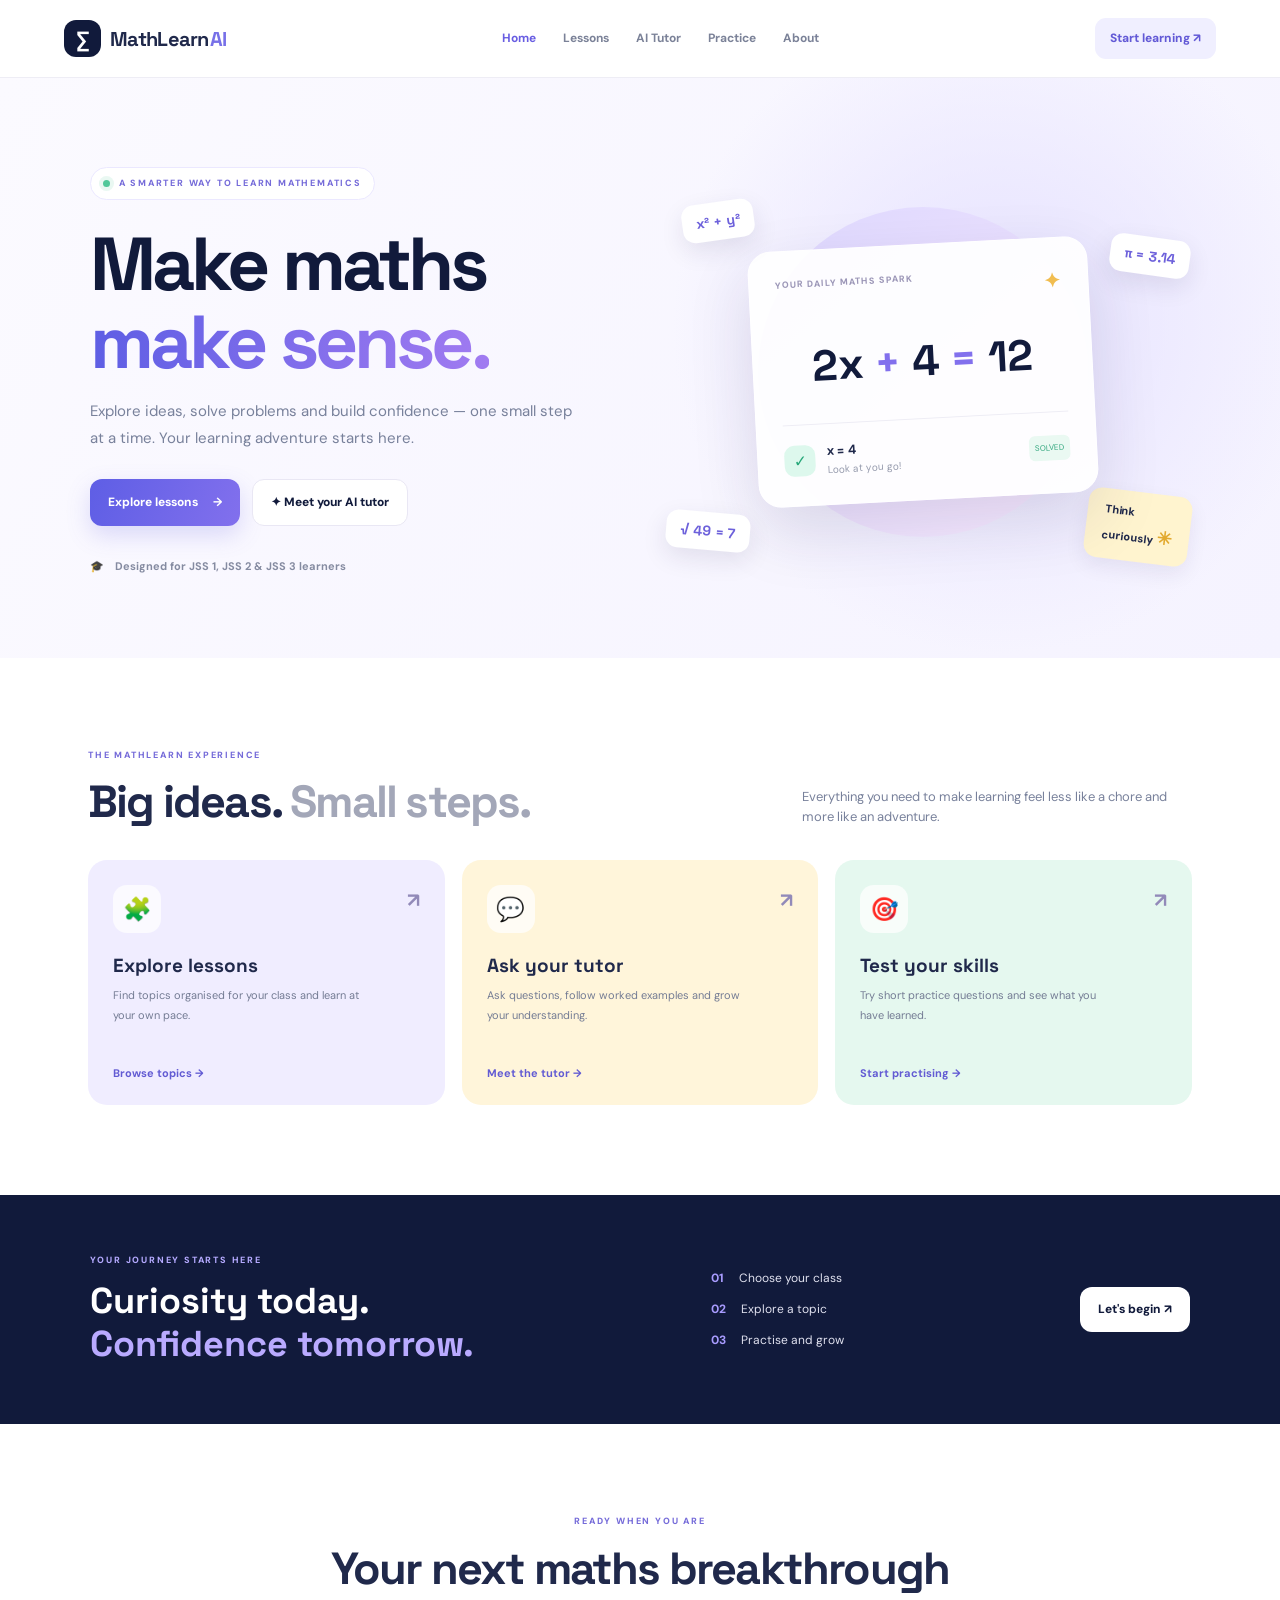
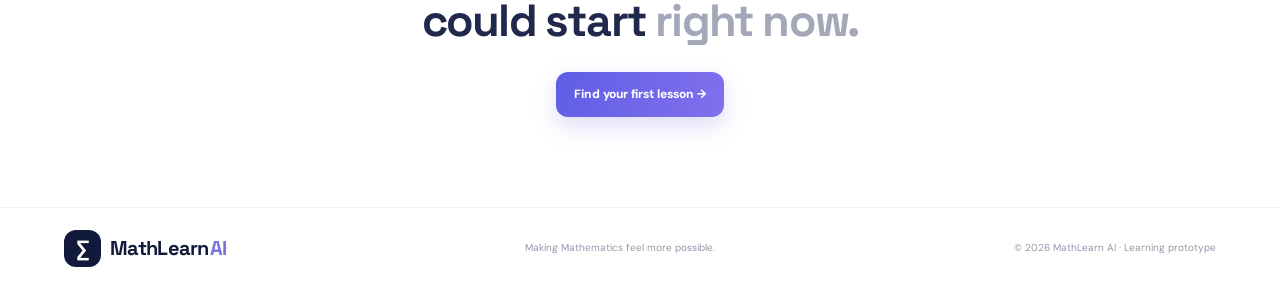
<file: index.html>
<!doctype html>
<html lang="en"><head><meta charset="utf-8"><meta name="viewport" content="width=device-width,initial-scale=1"><meta name="theme-color" content="#111a3b"><title>MathLearn AI | Learn beyond limits</title><link rel="preconnect" href="https://fonts.googleapis.com"><link href="https://fonts.googleapis.com/css2?family=DM+Sans:wght@400;500;600;700;800&family=Space+Grotesk:wght@400;500;600;700&display=swap" rel="stylesheet"><link rel="stylesheet" href="styles.css"></head>
<body>
<header class="topbar"><a class="logo" href="index.html"><span class="logo-icon">∑</span> MathLearn<span>AI</span></a><button class="menu-toggle" aria-label="Toggle menu">☰</button><nav class="nav"><a class="active" href="index.html">Home</a><a href="lessons.html">Lessons</a><a href="tutor.html">AI Tutor</a><a href="practice.html">Practice</a><a href="about.html">About</a></nav><a class="nav-cta" href="lessons.html">Start learning ↗</a></header>
<main>
<section class="hero"><div class="hero-copy"><div class="eyebrow"><i></i> A SMARTER WAY TO LEARN MATHEMATICS</div><h1>Make maths<br><em>make sense.</em></h1><p>Explore ideas, solve problems and build confidence — one small step at a time. Your learning adventure starts here.</p><div class="actions"><a class="btn primary" href="lessons.html">Explore lessons <b>→</b></a><a class="btn secondary" href="tutor.html">✦ Meet your AI tutor</a></div><div class="hero-note"><span>🎓</span> Designed for JSS 1, JSS 2 & JSS 3 learners</div></div>
<div class="hero-art"><div class="orb"></div><div class="math-float f1">x² + y²</div><div class="math-float f2">π = 3.14</div><div class="math-float f3">√ 49 = 7</div><div class="hero-card"><div class="card-head"><span>YOUR DAILY MATHS SPARK</span><b>✦</b></div><div class="equation">2x <i>+</i> 4 <i>=</i> 12</div><div class="divider"></div><div class="solved"><span>✓</span><div><strong>x = 4</strong><small>Look at you go!</small></div><label>SOLVED</label></div></div><div class="sticker">Think<br>curiously <b>✳</b></div></div></section>
<section class="section"><div class="section-label">THE MATHLEARN EXPERIENCE</div><div class="section-title"><h2>Big ideas. <span>Small steps.</span></h2><p>Everything you need to make learning feel less like a chore and more like an adventure.</p></div><div class="feature-grid"><a class="feature purple" href="lessons.html"><span class="feature-icon">🧩</span><b class="arrow">↗</b><h3>Explore lessons</h3><p>Find topics organised for your class and learn at your own pace.</p><strong>Browse topics →</strong></a><a class="feature yellow" href="tutor.html"><span class="feature-icon">💬</span><b class="arrow">↗</b><h3>Ask your tutor</h3><p>Ask questions, follow worked examples and grow your understanding.</p><strong>Meet the tutor →</strong></a><a class="feature mint" href="practice.html"><span class="feature-icon">🎯</span><b class="arrow">↗</b><h3>Test your skills</h3><p>Try short practice questions and see what you have learned.</p><strong>Start practising →</strong></a></div></section>
<section class="banner"><div><div class="section-label light">YOUR JOURNEY STARTS HERE</div><h2>Curiosity today.<br><span>Confidence tomorrow.</span></h2></div><div class="steps"><p><b>01</b> Choose your class</p><p><b>02</b> Explore a topic</p><p><b>03</b> Practise and grow</p></div><a class="btn white" href="lessons.html">Let's begin ↗</a></section>
<section class="closing"><div class="section-label">READY WHEN YOU ARE</div><h2>Your next maths breakthrough<br>could start <span>right now.</span></h2><a class="btn primary" href="lessons.html">Find your first lesson →</a></section>
</main><footer><a class="logo" href="index.html"><span class="logo-icon">∑</span> MathLearn<span>AI</span></a><span>Making Mathematics feel more possible.</span><small>© 2026 MathLearn AI · Learning prototype</small></footer><script src="app.js"></script></body></html>
</file>
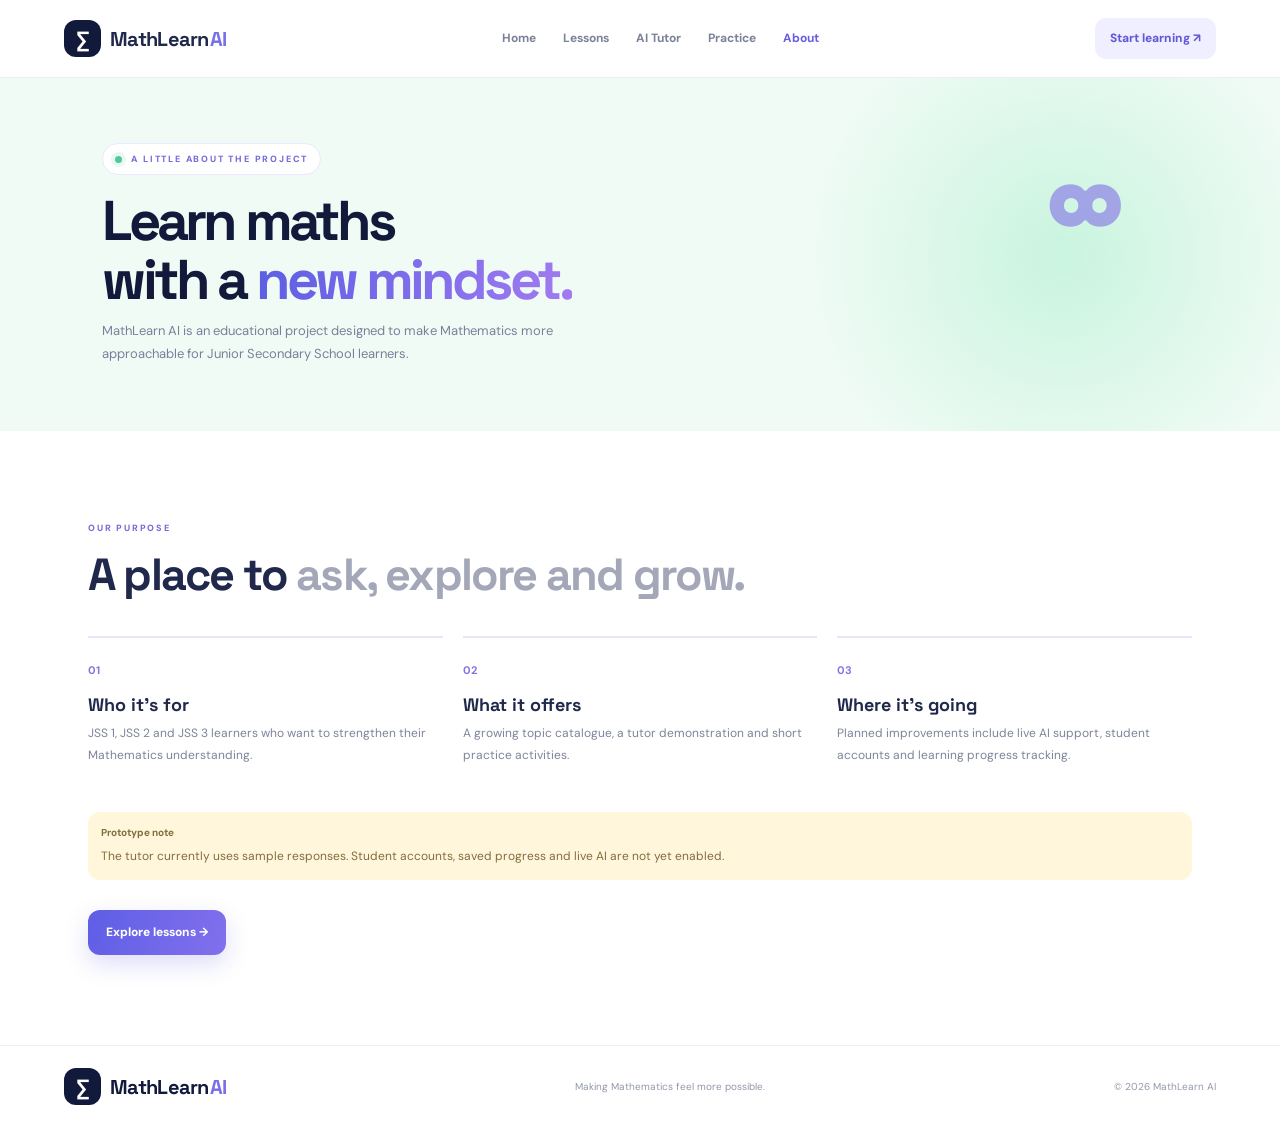
<file: about.html>
<!doctype html><html lang="en"><head><meta charset="utf-8"><meta name="viewport" content="width=device-width,initial-scale=1"><title>About | MathLearn AI</title><link href="https://fonts.googleapis.com/css2?family=DM+Sans:wght@400;500;600;700;800&family=Space+Grotesk:wght@400;500;600;700&display=swap" rel="stylesheet"><link rel="stylesheet" href="styles.css"></head><body><header class="topbar"><a class="logo" href="index.html"><span class="logo-icon">∑</span> MathLearn<span>AI</span></a><button class="menu-toggle">☰</button><nav class="nav"><a href="index.html">Home</a><a href="lessons.html">Lessons</a><a href="tutor.html">AI Tutor</a><a href="practice.html">Practice</a><a class="active" href="about.html">About</a></nav><a class="nav-cta" href="lessons.html">Start learning ↗</a></header><main><section class="page-hero mint"><div class="eyebrow"><i></i> A LITTLE ABOUT THE PROJECT</div><h1>Learn maths<br>with a <em>new mindset.</em></h1><p>MathLearn AI is an educational project designed to make Mathematics more approachable for Junior Secondary School learners.</p><div class="hero-symbol">∞</div></section><section class="section"><div class="section-label">OUR PURPOSE</div><h2 class="about-heading">A place to <span>ask, explore and grow.</span></h2><div class="about-grid"><article><b>01</b><h3>Who it's for</h3><p>JSS 1, JSS 2 and JSS 3 learners who want to strengthen their Mathematics understanding.</p></article><article><b>02</b><h3>What it offers</h3><p>A growing topic catalogue, a tutor demonstration and short practice activities.</p></article><article><b>03</b><h3>Where it's going</h3><p>Planned improvements include live AI support, student accounts and learning progress tracking.</p></article></div><div class="notice project-notice"><b>Prototype note</b><p>The tutor currently uses sample responses. Student accounts, saved progress and live AI are not yet enabled.</p></div><a class="btn primary" href="lessons.html">Explore lessons →</a></section></main><footer><a class="logo" href="index.html"><span class="logo-icon">∑</span> MathLearn<span>AI</span></a><span>Making Mathematics feel more possible.</span><small>© 2026 MathLearn AI</small></footer><script src="app.js"></script></body></html>
</file>
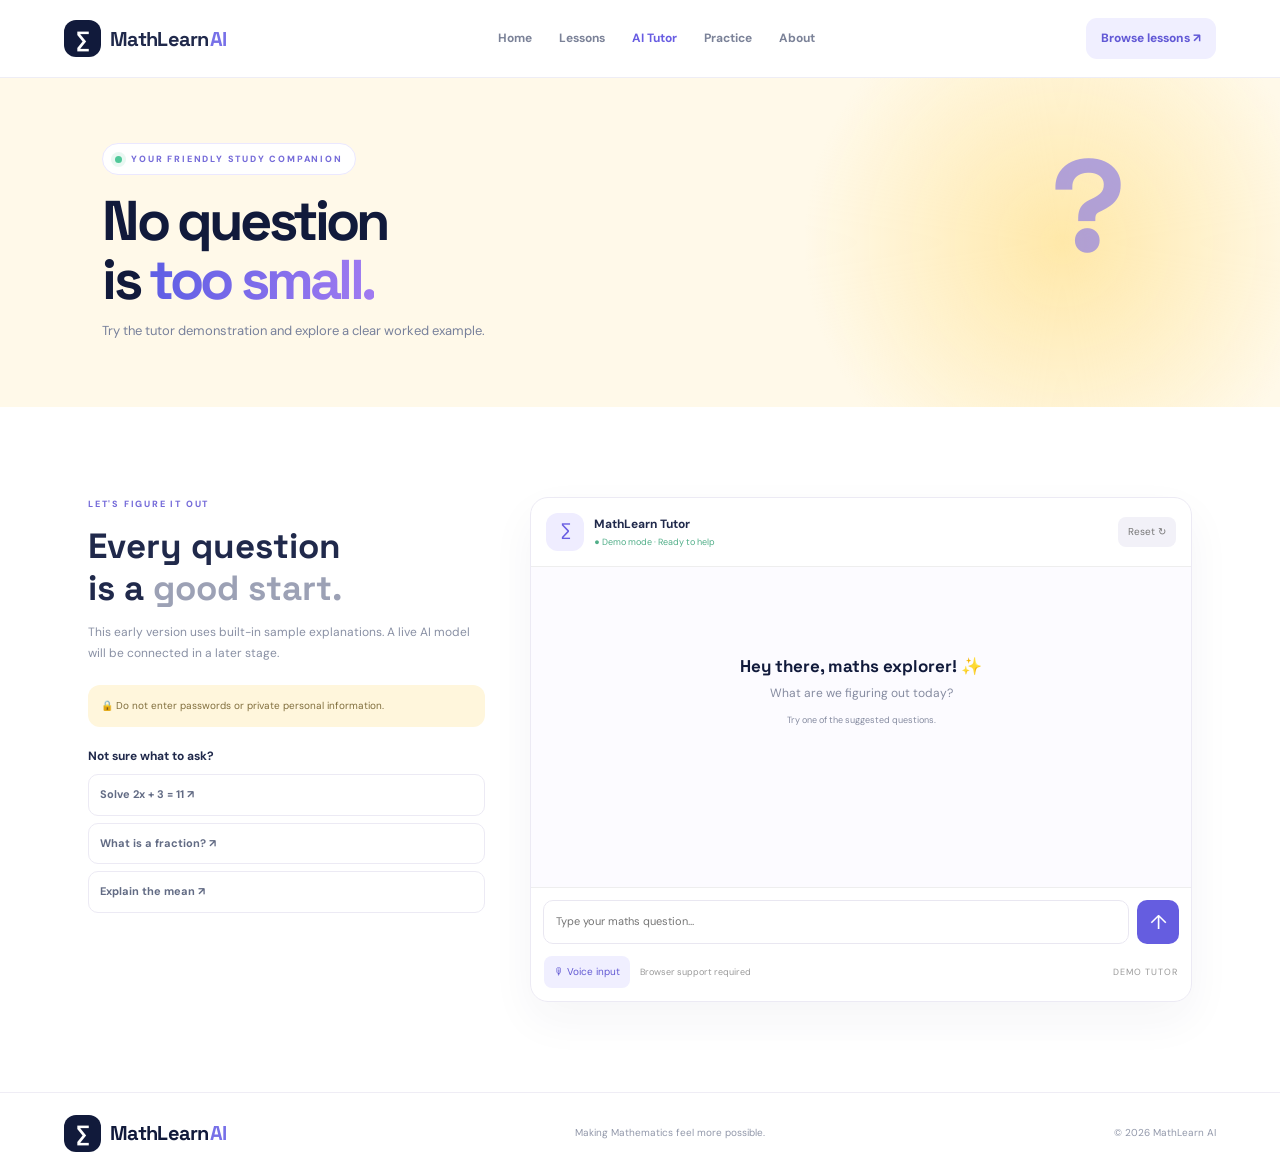
<file: tutor.html>
<!doctype html><html lang="en"><head><meta charset="utf-8"><meta name="viewport" content="width=device-width,initial-scale=1"><title>AI Tutor | MathLearn AI</title><link href="https://fonts.googleapis.com/css2?family=DM+Sans:wght@400;500;600;700;800&family=Space+Grotesk:wght@400;500;600;700&display=swap" rel="stylesheet"><link rel="stylesheet" href="styles.css"></head><body><header class="topbar"><a class="logo" href="index.html"><span class="logo-icon">∑</span> MathLearn<span>AI</span></a><button class="menu-toggle">☰</button><nav class="nav"><a href="index.html">Home</a><a href="lessons.html">Lessons</a><a class="active" href="tutor.html">AI Tutor</a><a href="practice.html">Practice</a><a href="about.html">About</a></nav><a class="nav-cta" href="lessons.html">Browse lessons ↗</a></header><main><section class="page-hero butter"><div class="eyebrow"><i></i> YOUR FRIENDLY STUDY COMPANION</div><h1>No question<br>is <em>too small.</em></h1><p>Try the tutor demonstration and explore a clear worked example.</p><div class="hero-symbol">?</div></section><section class="section tutor-layout"><aside><div class="section-label">LET'S FIGURE IT OUT</div><h2>Every question<br>is a <span>good start.</span></h2><p class="muted">This early version uses built-in sample explanations. A live AI model will be connected in a later stage.</p><div class="notice">🔒 Do not enter passwords or private personal information.</div><h3 class="suggest-title">Not sure what to ask?</h3><button class="suggestion" data-prompt="How do I solve 2x + 3 = 11?">Solve 2x + 3 = 11 ↗</button><button class="suggestion" data-prompt="What is a fraction?">What is a fraction? ↗</button><button class="suggestion" data-prompt="Explain mean in Mathematics.">Explain the mean ↗</button></aside><div class="chat"><div class="chat-head"><span class="tutor-icon">∑</span><div><b>MathLearn Tutor</b><small>● Demo mode · Ready to help</small></div><button id="clearChat">Reset ↻</button></div><div id="messages" class="messages"><div class="welcome"><b>Hey there, maths explorer! ✨</b><p>What are we figuring out today?</p><small>Try one of the suggested questions.</small></div></div><form id="chatForm"><input id="question" placeholder="Type your maths question…" required><button>↑</button></form><div class="chat-foot"><button id="voiceBtn" type="button">🎙 Voice input</button><span id="voiceStatus">Browser support required</span><small>DEMO TUTOR</small></div></div></section></main><footer><a class="logo" href="index.html"><span class="logo-icon">∑</span> MathLearn<span>AI</span></a><span>Making Mathematics feel more possible.</span><small>© 2026 MathLearn AI</small></footer><script src="app.js"></script></body></html>
</file>
<file: styles.css>
:root{--navy:#111a3b;--ink:#20294b;--purple:#685de2;--muted:#78819b;--line:#eceaf4}*{box-sizing:border-box;margin:0;padding:0}html{scroll-behavior:smooth}body{font-family:"DM Sans",sans-serif;color:var(--ink);background:#fff;line-height:1.6;overflow-x:hidden}a{text-decoration:none;color:inherit}button,input,select{font:inherit}.topbar{height:78px;padding:0 max(5%,calc((100% - 1180px)/2));display:flex;align-items:center;justify-content:space-between;position:sticky;top:0;z-index:10;background:#ffffffed;backdrop-filter:blur(15px);border-bottom:1px solid #eeedf5}.logo{font:700 20px "Space Grotesk";display:flex;align-items:center;gap:9px;letter-spacing:-.7px}.logo>span:last-child{color:#7770e8;margin-left:-8px}.logo-icon{width:37px;height:37px;border-radius:12px;background:var(--navy);color:#fff;display:grid;place-items:center;font-size:22px}.nav{display:flex;gap:27px}.nav a{font-size:12px;font-weight:700;color:#7b8298;transition:.2s}.nav a:hover,.nav a.active{color:var(--purple)}.nav-cta{background:#f0efff;color:#6259d6;padding:11px 15px;border-radius:11px;font-size:12px;font-weight:800}.menu-toggle{display:none;border:0;background:#f0efff;border-radius:9px;padding:8px 12px;font-size:20px}.hero{padding:72px max(7%,calc((100% - 1120px)/2)) 65px;background:radial-gradient(circle at 78% 43%,#e5e1ff 0,transparent 31%),linear-gradient(120deg,#fbfaff,#f5f3ff);display:grid;grid-template-columns:1fr 1fr;align-items:center;min-height:580px;gap:30px}.eyebrow,.section-label{font-size:9px;letter-spacing:1.8px;font-weight:800;color:#756bd9}.eyebrow{display:inline-flex;gap:9px;align-items:center;padding:8px 12px;border:1px solid #ebe8ff;border-radius:50px;background:#fff}.eyebrow i{width:7px;height:7px;background:#50c899;border-radius:50%;box-shadow:0 0 0 4px #50c89920}.hero h1,.page-hero h1{font:700 clamp(48px,6vw,75px)/1.04 "Space Grotesk";letter-spacing:-3.8px;color:var(--navy);margin:25px 0 17px}.hero h1 em,.page-hero h1 em{font-style:normal;background:linear-gradient(95deg,#5d5ee4,#a17bf1);background-clip:text;color:transparent}.hero-copy>p,.page-hero>p{max-width:490px;color:var(--muted);font-size:15px;line-height:1.8}.actions{display:flex;gap:12px;flex-wrap:wrap;margin-top:27px}.btn{display:inline-flex;align-items:center;gap:15px;padding:13px 18px;border-radius:12px;font-size:12px;font-weight:800;border:0;cursor:pointer;transition:transform .22s,box-shadow .22s}.btn:hover{transform:translateY(-3px)}.primary{background:linear-gradient(110deg,#5e5ee5,#8270ed);color:#fff;box-shadow:0 9px 23px #625cdb35}.secondary{background:#fff;color:var(--navy);border:1px solid #e9e7f4}.hero-note{margin-top:32px;color:#858ba1;font-size:11px;font-weight:700}.hero-note span{margin-right:8px}.hero-art{height:430px;position:relative;display:grid;place-items:center}.orb{position:absolute;width:330px;height:330px;border-radius:50%;background:linear-gradient(140deg,#ded8ff,#f8eaff);animation:breathe 6s infinite}.hero-card{position:relative;z-index:2;background:#ffffffed;border:1px solid white;border-radius:23px;padding:26px;width:340px;box-shadow:0 25px 65px #29204b20;transform:rotate(-3deg);animation:float 5s ease-in-out infinite}.card-head{display:flex;justify-content:space-between;color:#9b96b7;font-size:9px;letter-spacing:1px;font-weight:800}.card-head b{font-size:20px;color:#f1bd50}.equation{text-align:center;font:700 43px "Space Grotesk";padding:30px 0;color:var(--navy)}.equation i{font-style:normal;color:#8270ed}.divider{height:1px;background:#eeedf5}.solved{display:flex;align-items:center;gap:12px;padding-top:17px}.solved>span{width:31px;height:31px;border-radius:10px;background:#ddf8ed;color:#27a879;display:grid;place-items:center}.solved div{display:grid}.solved strong{font-size:13px}.solved small{font-size:10px;color:#969bad}.solved label{margin-left:auto;font-size:8px;color:#32a77e;background:#eaf9f2;padding:6px;border-radius:6px}.math-float{position:absolute;z-index:3;background:white;padding:10px 14px;border-radius:12px;box-shadow:0 9px 25px #29204b1a;color:#6d61db;font:700 14px "Space Grotesk"}.f1{top:45px;left:5%;transform:rotate(-8deg)}.f2{top:80px;right:0;transform:rotate(8deg)}.f3{bottom:37px;left:2%;transform:rotate(5deg)}.sticker{position:absolute;right:0;bottom:24px;background:#fff4cf;padding:12px 17px;border-radius:13px;font-size:11px;font-weight:800;transform:rotate(7deg);box-shadow:0 8px 20px #29204b13}.sticker b{color:#e2a92e;font-size:18px}.section{max-width:1160px;margin:auto;padding:90px 28px}.section-title{display:flex;align-items:end;justify-content:space-between;gap:30px;margin:14px 0 32px}.section-title h2,.closing h2,.about-heading{font:700 clamp(32px,4vw,45px)/1.15 "Space Grotesk";letter-spacing:-1.8px}.section-title h2 span,.closing h2 span,.about-heading span{color:#a3a7b8}.section-title>p{max-width:390px;color:var(--muted);font-size:13px}.feature-grid{display:grid;grid-template-columns:repeat(3,1fr);gap:17px}.feature{padding:25px;border-radius:19px;min-height:245px;position:relative;transition:.25s}.feature:hover{transform:translateY(-7px);box-shadow:0 18px 35px #28204b12}.purple{background:#f0edff}.yellow{background:#fff5da}.mint{background:#e5f8ef}.feature-icon{width:48px;height:48px;display:grid;place-items:center;background:#ffffffb9;border-radius:14px;font-size:23px}.arrow{position:absolute;right:25px;top:24px;color:#928ab9;font-size:20px}.feature h3{font:700 19px "Space Grotesk";margin:20px 0 8px}.feature p{font-size:11px;color:#747c94;max-width:260px;line-height:1.8}.feature>strong{position:absolute;bottom:23px;color:#625bd3;font-size:11px}.banner{background:var(--navy);color:#fff;padding:58px max(7%,calc((100% - 1120px)/2));display:flex;align-items:center;justify-content:space-between;gap:30px}.light{color:#b5aaff}.banner h2{font:700 36px/1.2 "Space Grotesk";margin-top:12px}.banner h2 span{color:#b9aaff}.steps{display:grid;gap:12px;color:#e0e1ef;font-size:12px}.steps b{color:#a99cff;margin-right:12px}.white{background:white;color:var(--navy);white-space:nowrap}.closing{text-align:center;padding:90px 20px}.closing h2{margin:15px 0 25px}footer{border-top:1px solid #efedf5;padding:22px max(5%,calc((100% - 1180px)/2));display:flex;align-items:center;justify-content:space-between;gap:15px;color:#9298aa;font-size:10px}footer .logo{color:var(--navy)}footer small{font-size:10px}.page-hero{padding:65px max(8%,calc((100% - 1100px)/2));min-height:300px;position:relative;overflow:hidden}.lavender{background:radial-gradient(circle at 83% 50%,#ded9ff,transparent 24%),#f6f4ff}.butter{background:radial-gradient(circle at 83% 50%,#ffe8a9,transparent 24%),#fff9e9}.page-hero.mint{background:radial-gradient(circle at 83% 50%,#c9f4df,transparent 24%),#f0fbf5}.page-hero h1{font-size:56px;margin:17px 0 10px}.page-hero>p{font-size:13px}.hero-symbol{position:absolute;right:12%;top:45px;font:700 130px "Space Grotesk";color:#8879e6;opacity:.65}.section-title .select-label{font-size:9px;letter-spacing:1px;font-weight:800;color:#969bb0}.select-label select{display:block;margin-top:7px;border:1px solid #e7e5f1;background:#fff;border-radius:10px;padding:10px 30px 10px 12px;color:var(--navy);font-weight:700}.muted{font-size:12px;color:#8990a4;margin-bottom:17px}.lesson-grid{display:grid;grid-template-columns:repeat(3,1fr);gap:15px}.lesson-card{border:1px solid #eeedf5;border-radius:16px;padding:20px;min-height:165px;animation:rise .4s both;transition:.2s}.lesson-card:hover{transform:translateY(-5px);box-shadow:0 13px 28px #29204b12}.lesson-symbol{font-size:23px}.lesson-card h3{font:700 16px "Space Grotesk";margin:12px 0 5px}.lesson-card p{font-size:11px;color:#858ba0}.lesson-card small{display:block;margin-top:12px;color:#6b61d9;font-weight:800}.callout{margin-top:35px;background:#f3f0ff;border-radius:16px;padding:20px;display:flex;align-items:center;gap:15px}.callout>span{font-size:28px}.callout div{flex:1}.callout b{font-size:13px}.callout p{font-size:11px;color:#858ba0}.tutor-layout{display:grid;grid-template-columns:.75fr 1.25fr;gap:45px;align-items:start}.tutor-layout aside h2{font:700 35px/1.2 "Space Grotesk";margin:13px 0}.tutor-layout aside h2 span{color:#9ca1b5}.tutor-layout aside>p{line-height:1.8}.notice{background:#fff6dc;color:#806e3d;border-radius:12px;padding:13px;font-size:10px;margin:20px 0}.suggest-title{font-size:12px;margin-bottom:8px}.suggestion{display:block;width:100%;text-align:left;border:1px solid #eceaf4;background:white;border-radius:10px;padding:11px;margin:7px 0;font-size:11px;font-weight:700;color:#626b84;cursor:pointer}.suggestion:hover{background:#f7f5ff}.chat{border:1px solid #eceaf4;border-radius:18px;overflow:hidden;box-shadow:0 18px 45px #29204b0c}.chat-head{padding:15px;display:flex;align-items:center;gap:10px;border-bottom:1px solid #eee}.tutor-icon{width:38px;height:38px;border-radius:12px;background:#efedff;color:#685de2;display:grid;place-items:center;font-size:21px}.chat-head div{display:grid}.chat-head b{font-size:12px}.chat-head small{font-size:9px;color:#51ae88}.chat-head button{margin-left:auto;border:0;padding:7px 10px;border-radius:8px;background:#f2f1f8;color:#777;font-size:10px;cursor:pointer}.messages{height:320px;overflow:auto;background:#fcfbff;padding:18px}.welcome{text-align:center;padding:70px 10px;color:#858ba0;font-size:12px}.welcome b{display:block;font:700 17px "Space Grotesk";color:var(--navy);margin-bottom:7px}.welcome small{display:block;margin-top:10px;font-size:9px}.chat-bubble{white-space:pre-wrap;max-width:88%;padding:12px 14px;border-radius:13px;margin-bottom:10px;font-size:11px;line-height:1.7;animation:rise .2s}.chat-bubble.bot{background:#efedff;color:#41456d}.chat-bubble.user{background:#655de0;color:white;margin-left:auto}#chatForm{display:flex;padding:12px;gap:8px;border-top:1px solid #eee}#chatForm input{flex:1;min-width:0;border:1px solid #e9e7f1;border-radius:10px;padding:12px;font-size:11px}#chatForm button{width:42px;border:0;border-radius:10px;background:#655de0;color:#fff;font-size:20px;cursor:pointer}.chat-foot{display:flex;align-items:center;gap:10px;padding:0 13px 13px}.chat-foot button{border:0;border-radius:8px;background:#f0efff;color:#6259d3;padding:8px 10px;font-size:10px;cursor:pointer}.chat-foot span,.chat-foot small{font-size:9px;color:#999}.chat-foot small{margin-left:auto;letter-spacing:1px}.quiz-section{max-width:760px}.quiz-card{border:1px solid #eceaf4;border-radius:20px;padding:28px;box-shadow:0 18px 45px #29204b0c}.quiz-top{display:flex;justify-content:space-between;font-size:9px;font-weight:800;letter-spacing:1px;color:#7d73d8}.progress-track{height:6px;background:#eeedf5;border-radius:10px;margin:15px 0 30px;overflow:hidden}.progress-track div{height:100%;width:33.33%;background:#6b60e2;transition:width .3s}.quiz-card h2{font:700 25px "Space Grotesk";margin-bottom:20px}.quiz-options{display:grid;grid-template-columns:1fr 1fr;gap:10px}.quiz-option{padding:13px;border:1px solid #e9e7f1;background:#fff;border-radius:11px;text-align:left;font-size:12px;cursor:pointer}.quiz-option:hover{border-color:#8b80ed;background:#f8f7ff}.quiz-option.selected{border-color:#655de0;background:#f0efff}.quiz-option.correct{border-color:#40b789;background:#e9faf2}.quiz-option.wrong{border-color:#e28c8c;background:#fff0f0}.quiz-card #quizFeedback{min-height:28px;margin:15px 0;font-size:12px;font-weight:700}.quiz-card .btn:disabled{opacity:.45;cursor:not-allowed;transform:none}.quiz-disclaimer{margin-top:15px}.about-heading{margin:14px 0 35px;max-width:700px}.about-grid{display:grid;grid-template-columns:repeat(3,1fr);gap:20px}.about-grid article{border-top:2px solid #e9e6fa;padding:18px 10px 15px 0}.about-grid article>b{color:#8475e4;font-size:11px}.about-grid h3{font:700 18px "Space Grotesk";margin:12px 0 7px}.about-grid p,.project-notice p{font-size:12px;color:#7d8499;line-height:1.8}.project-notice{margin:30px 0}.project-notice p{margin-top:5px;color:#806e3d}@keyframes float{0%,100%{translate:0 0}50%{translate:0 -10px}}@keyframes breathe{0%,100%{transform:scale(1)}50%{transform:scale(1.07)}}@keyframes rise{from{opacity:0;transform:translateY(15px)}to{opacity:1;transform:translateY(0)}}@media(max-width:850px){.topbar{padding:0 5%}.menu-toggle{display:block;margin-left:auto}.nav{display:none;position:absolute;top:77px;left:0;right:0;background:#fff;padding:18px 6%;box-shadow:0 15px 25px #20204412;flex-direction:column;gap:17px}.nav.open{display:flex}.nav-cta{margin-left:10px}.hero{padding:55px 6%;grid-template-columns:1fr}.hero-art{height:360px}.section{padding:70px 6%}.banner{padding:45px 6%;flex-wrap:wrap}.banner>*{flex:1 1 40%}.tutor-layout{grid-template-columns:1fr}.page-hero{padding:55px 7%}.lesson-grid{grid-template-columns:repeat(2,1fr)}}@media(max-width:560px){.nav-cta{display:none}.hero h1{font-size:52px}.hero-art{height:310px}.orb{width:260px;height:260px}.hero-card{width:285px;padding:20px}.equation{font-size:36px}.f1{left:0}.f2{right:0}.sticker{right:0;bottom:5px}.section-title{display:block}.section-title>p{margin-top:12px}.feature-grid,.lesson-grid,.about-grid{grid-template-columns:1fr}.feature{min-height:220px}.banner{display:grid}.banner h2{font-size:31px}.page-hero h1{font-size:45px}.hero-symbol{font-size:80px;right:5%;top:auto;bottom:10px;opacity:.25}.callout{flex-wrap:wrap}.callout .btn{margin-left:0}.quiz-options{grid-template-columns:1fr}footer{align-items:flex-start;flex-direction:column;padding:23px 7%}}@media(prefers-reduced-motion:reduce){*,*::before,*::after{animation-duration:.01ms!important;transition-duration:.01ms!important;scroll-behavior:auto!important}}
</file>
